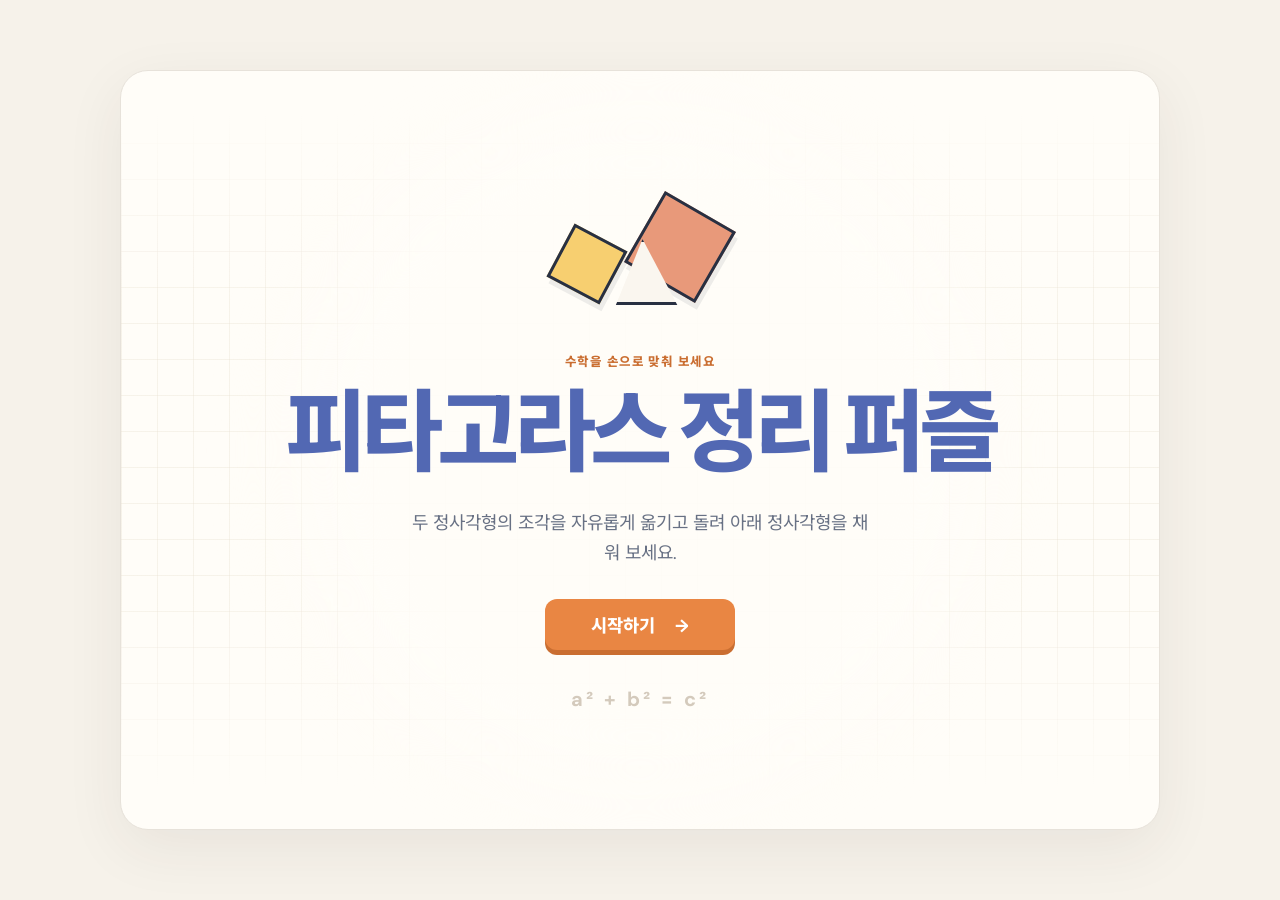
<file: index.html>
<!doctype html>
<html lang="ko">
  <head>
    <meta charset="utf-8" />
    <meta name="viewport" content="width=device-width, initial-scale=1" />
    <meta name="theme-color" content="#f6f2ea" />
    <meta name="description" content="조각을 직접 옮기고 돌려 피타고라스 정리를 완성하는 퍼즐" />
    <title>피타고라스 정리 퍼즐</title>
    <link rel="stylesheet" href="styles.css?v=10" />
    <script src="ebs-levels.js?v=9" defer></script>
    <script src="submission-config.js?v=1" defer></script>
    <script src="script.js?v=13" defer></script>
  </head>
  <body>
    <main class="app-shell">
      <section id="start-screen" class="screen start-screen" aria-labelledby="start-title">
        <div class="intro-art" aria-hidden="true">
          <span class="intro-square intro-square-small"></span>
          <span class="intro-square intro-square-large"></span>
          <span class="intro-triangle"></span>
        </div>
        <p class="eyebrow">수학을 손으로 맞춰 보세요</p>
        <h1 id="start-title">피타고라스 정리 퍼즐</h1>
        <p class="lead">두 정사각형의 조각을 자유롭게 옮기고 돌려 아래 정사각형을 채워 보세요.</p>
        <button id="start-button" class="primary-button" type="button">시작하기 <span aria-hidden="true">→</span></button>
        <p class="formula" aria-label="에이 제곱 더하기 비 제곱은 씨 제곱">a² + b² = c²</p>
      </section>

      <section id="select-screen" class="screen select-screen" aria-labelledby="select-title" hidden>
        <header class="screen-header">
          <button id="select-home" class="icon-button" type="button" aria-label="첫 화면으로">←</button>
          <div><p class="eyebrow">아홉 가지 조각 맞추기</p><h2 id="select-title">퍼즐 선택</h2></div>
          <span class="header-spacer" aria-hidden="true"></span>
        </header>
        <p class="section-note">퍼즐을 골라 조각을 직접 배치해 보세요.</p>
        <div class="level-grid" aria-label="퍼즐 목록">
          <button class="level-card" data-level="0" type="button"><span class="level-art" aria-hidden="true"></span><span class="level-label">퍼즐 01</span></button>
          <button class="level-card" data-level="1" type="button"><span class="level-art" aria-hidden="true"></span><span class="level-label">퍼즐 02</span></button>
          <button class="level-card" data-level="2" type="button"><span class="level-art" aria-hidden="true"></span><span class="level-label">퍼즐 03</span></button>
          <button class="level-card" data-level="3" type="button"><span class="level-art" aria-hidden="true"></span><span class="level-label">퍼즐 04</span></button>
          <button class="level-card" data-level="4" type="button"><span class="level-art" aria-hidden="true"></span><span class="level-label">퍼즐 05</span></button>
          <button class="level-card" data-level="5" type="button"><span class="level-art" aria-hidden="true"></span><span class="level-label">퍼즐 06</span></button>
          <button class="level-card" data-level="6" type="button"><span class="level-art" aria-hidden="true"></span><span class="level-label">퍼즐 07</span></button>
          <button class="level-card" data-level="7" type="button"><span class="level-art" aria-hidden="true"></span><span class="level-label">퍼즐 08</span></button>
          <button class="level-card" data-level="8" type="button"><span class="level-art" aria-hidden="true"></span><span class="level-label">퍼즐 09</span></button>
        </div>
      </section>

      <section id="game-screen" class="screen game-screen" aria-labelledby="game-title" hidden>
        <header class="game-toolbar">
          <div class="toolbar-group"><button id="game-levels" class="icon-button" type="button" aria-label="퍼즐 목록으로">←</button></div>
          <div class="game-heading"><p id="level-number" class="eyebrow">퍼즐 01</p><h2 id="game-title">피타고라스 정리 퍼즐</h2></div>
          <div class="toolbar-group toolbar-right"><span id="timer" class="timer" aria-label="경과 시간">00:00</span><button id="game-reset" class="icon-button" type="button" aria-label="현재 퍼즐 다시 시작">↻</button></div>
        </header>
        <p class="game-instruction">조각을 끌어서 이동하고, 선택한 뒤 아래 버튼으로 회전하거나 좌우 반전하세요.</p>
        <div class="puzzle-wrap"><svg id="puzzle-stage" class="puzzle-stage" viewBox="0 0 520 583" role="img" aria-label="색 조각을 자유롭게 움직여 아래 정사각형을 채우는 퍼즐"></svg></div>
        <div class="piece-controls" aria-label="선택한 조각 조정">
          <span id="selected-piece-label" class="selected-piece-label">조각을 선택하세요</span>
          <button id="rotate-left" class="secondary-button" type="button" disabled>↶ 15°</button>
          <button id="rotate-left-fine" class="secondary-button fine-rotate" type="button" disabled>↶ 1°</button>
          <button id="rotate-right-fine" class="secondary-button fine-rotate" type="button" disabled>1° ↷</button>
          <button id="rotate-right" class="secondary-button" type="button" disabled>15° ↷</button>
          <button id="flip-horizontal" class="secondary-button" type="button" disabled>좌우 반전</button>
        </div>
        <p class="game-footnote">선택한 조각은 방향키로 조금씩 이동할 수 있습니다. 스냅과 자동 완성 판정은 없습니다.</p>
        <button id="submit-button" class="primary-button submit-button" type="button">현재 퍼즐 제출하기</button>
        <p id="game-status" class="sr-only" aria-live="polite"></p>
      </section>
    </main>

    <dialog id="confirm-dialog" class="app-dialog" aria-labelledby="confirm-title">
      <h2 id="confirm-title">이동하시겠습니까?</h2>
      <p id="confirm-copy" class="dialog-copy"></p>
      <div class="dialog-actions"><button id="confirm-cancel" class="secondary-button" type="button">취소</button><button id="confirm-accept" class="primary-button" type="button">이동</button></div>
    </dialog>

    <dialog id="submit-dialog" class="app-dialog" aria-labelledby="submit-title">
      <h2 id="submit-title">퍼즐 제출</h2>
      <p class="dialog-copy">현재 퍼즐 영역을 이미지로 제출합니다. 제출할 때마다 이름을 입력해 주세요.</p>
      <form id="submit-form">
        <label class="field-label" for="student-name">이름을 적어주세요.</label>
        <input id="student-name" type="text" maxlength="40" autocomplete="name" placeholder="예) 김대청" required />
        <p id="submit-file-name" class="field-help"></p><p id="submit-error" class="form-error" role="alert"></p>
        <div class="dialog-actions"><button id="submit-cancel" class="secondary-button" type="button">취소</button><button id="submit-confirm" class="primary-button" type="submit">드라이브에 제출</button></div>
      </form>
    </dialog>

    <dialog id="submitted-dialog" class="app-dialog result-dialog" aria-labelledby="submitted-title">
      <p class="result-symbol" aria-hidden="true">✓</p><h2 id="submitted-title">제출 완료</h2>
      <p id="submitted-copy" class="dialog-copy"></p>
      <div class="dialog-actions"><button id="submitted-close" class="primary-button" type="button">퍼즐로 돌아가기</button></div>
    </dialog>
  </body>
</html>
</file>
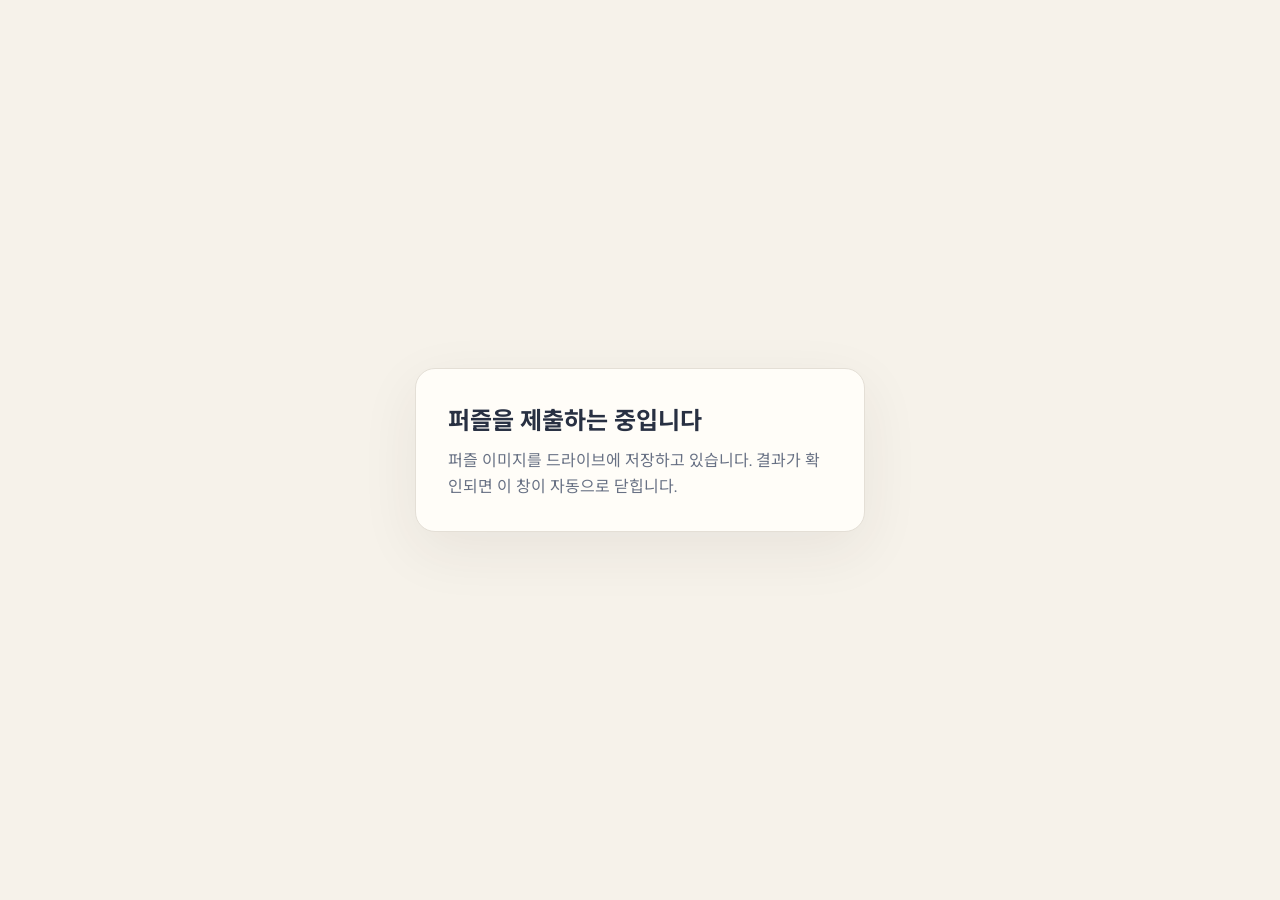
<file: upload-wait.html>
<!doctype html>
<html lang="ko">
  <head>
    <meta charset="utf-8" />
    <meta name="viewport" content="width=device-width, initial-scale=1" />
    <title>퍼즐 제출 중</title>
    <link rel="stylesheet" href="styles.css?v=9" />
  </head>
  <body class="upload-wait-page">
    <main class="upload-wait-card">
      <h1>퍼즐을 제출하는 중입니다</h1>
      <p>퍼즐 이미지를 드라이브에 저장하고 있습니다. 결과가 확인되면 이 창이 자동으로 닫힙니다.</p>
    </main>
  </body>
</html>
</file>
<file: styles.css>
@import url('https://fonts.googleapis.com/css2?family=DM+Sans:wght@400;500;600;700&family=Noto+Sans+KR:wght@400;500;600;700;800&display=swap');

:root {
  color-scheme: light;
  font-family: 'DM Sans', 'Noto Sans KR', sans-serif;
  color: #283042;
  background: #f6f2ea;
  font-synthesis: none;
  --ink: #283042;
  --muted: #687184;
  --orange: #e98643;
  --orange-dark: #ca6e31;
  --blue: #5268b3;
  --paper: #fffdf8;
  --line: #e4dfd6;
}

* { box-sizing: border-box; }

body { margin: 0; min-width: 320px; }
.upload-wait-page { min-height: 100svh; display: grid; place-items: center; padding: 24px; }
.upload-wait-card { max-width: 450px; padding: 32px; border: 1px solid var(--line); border-radius: 20px; background: var(--paper); box-shadow: 0 18px 60px #37302a12; }
.upload-wait-card h1 { margin: 0 0 12px; font-size: 1.5rem; }
.upload-wait-card p { margin: 0; color: var(--muted); line-height: 1.6; }

button, input { font: inherit; }

button { cursor: pointer; }

button:focus-visible, input:focus-visible { outline: 3px solid var(--blue); outline-offset: 3px; }

[hidden] { display: none !important; }

.app-shell { min-height: 100svh; padding: 24px; display: grid; place-items: center; }

.screen {
  width: min(1040px, 100%);
  min-height: min(760px, calc(100svh - 48px));
  background: var(--paper);
  border: 1px solid #e7e2da;
  border-radius: 28px;
  box-shadow: 0 18px 60px #37302a12;
  overflow: hidden;
}

.eyebrow { margin: 0; color: var(--orange-dark); font-size: .78rem; font-weight: 800; letter-spacing: .12em; }

.start-screen { position: relative; display: flex; flex-direction: column; align-items: center; justify-content: center; text-align: center; padding: 54px 24px; isolation: isolate; }

.start-screen::before {
  content: '';
  position: absolute;
  inset: 0;
  z-index: -2;
  background-image: linear-gradient(#e8e1d35e 1px, transparent 1px), linear-gradient(90deg, #e8e1d35e 1px, transparent 1px);
  background-size: 36px 36px;
  mask-image: linear-gradient(transparent 5%, #000 30%, #000 70%, transparent 95%);
}

.start-screen::after { content: ''; position: absolute; z-index: -1; width: min(680px, 80%); aspect-ratio: 1; border-radius: 50%; background: #fffdf8de; filter: blur(40px); }

.intro-art { position: relative; width: 192px; height: 132px; margin-bottom: 32px; }
.intro-square { position: absolute; display: block; border: 3px solid var(--ink); box-shadow: 5px 5px 0 #28304215; }
.intro-square-small { width: 60px; height: 60px; left: 13px; top: 46px; background: #f7cf70; transform: rotate(28deg); }
.intro-square-large { width: 82px; height: 82px; right: 15px; top: 18px; background: #e8997a; transform: rotate(30deg); }
.intro-triangle { position: absolute; left: 63px; top: 51px; width: 74px; height: 66px; background: #faf6ef; border: 3px solid var(--ink); clip-path: polygon(12% 100%, 95% 100%, 48% 0); }

.start-screen h1 { margin: 12px 0 0; color: var(--blue); font-size: clamp(3.1rem, 7vw, 5.6rem); line-height: 1.16; letter-spacing: -.065em; font-weight: 800; }
.lead { max-width: 460px; color: var(--muted); font-size: clamp(.98rem, 2vw, 1.12rem); line-height: 1.7; margin: 22px 0 30px; }
.formula { margin: 36px 0 0; color: #d4cabc; font-size: 1.25rem; font-weight: 700; letter-spacing: .15em; }

.primary-button, .secondary-button { border-radius: 12px; padding: 12px 23px; border: 1px solid transparent; min-height: 48px; font-weight: 800; transition: transform .15s, background .15s, box-shadow .15s; }
.primary-button { color: white; background: var(--orange); box-shadow: 0 5px 0 var(--orange-dark); }
.primary-button:hover { background: #ed9252; transform: translateY(-2px); }
.primary-button:active { transform: translateY(3px); box-shadow: 0 2px 0 var(--orange-dark); }
.secondary-button { color: var(--ink); background: #f2eee7; border-color: #e6ded3; }
.secondary-button:hover { background: #eae5dc; }
.start-screen .primary-button { min-width: 190px; font-size: 1.1rem; }
.start-screen .primary-button span { margin-left: 16px; }
.piece-controls { display: flex; align-items: center; justify-content: center; flex-wrap: wrap; gap: 8px; padding: 0 16px; }
.selected-piece-label { min-width: 115px; color: var(--blue); font-weight: 800; text-align: center; }
.piece-controls button { min-height: 42px; padding: 8px 14px; }
.piece-controls button:disabled, .submit-button:disabled { cursor: not-allowed; opacity: .45; box-shadow: none; transform: none; }
.source-piece.is-selected > path { filter: drop-shadow(0 3px 5px #5268b388); }
.rotation-ui circle { cursor: alias; }
.submit-button { align-self: center; margin-top: 16px; }
.game-footnote { margin-top: 12px; }
.form-error { min-height: 1.3em; margin: 0; color: #b83b3b; font-size: .88rem; }

.select-screen { padding: 36px 50px 52px; }
.screen-header { display: grid; grid-template-columns: 48px 1fr 48px; align-items: center; gap: 18px; text-align: center; }
.screen-header h2 { margin: 3px 0 0; font-size: clamp(1.8rem, 4vw, 2.6rem); letter-spacing: -.06em; }
.section-note { text-align: center; color: var(--muted); margin: 16px 0 30px; }
.icon-button { display: inline-grid; place-items: center; width: 48px; height: 48px; border: 1px solid #edcaa9; border-radius: 12px; background: #fff6ea; color: var(--orange-dark); font-size: 1.65rem; font-weight: 700; line-height: 1; box-shadow: 0 3px 0 #f1dbc6; }
.icon-button:hover { background: #ffe8d0; }
.level-grid { display: grid; grid-template-columns: repeat(3, minmax(0, 1fr)); gap: 18px; }
.level-card { min-width: 0; padding: 12px 12px 15px; border: 1px solid var(--line); border-radius: 18px; background: #fff; color: var(--ink); box-shadow: 0 5px 0 #eae4da; transition: transform .18s, box-shadow .18s, border-color .18s; }
.level-card:hover { transform: translateY(-4px); border-color: var(--orange); box-shadow: 0 9px 0 #f0ded0; }
.level-card:active { transform: translateY(2px); box-shadow: 0 2px 0 #eae4da; }
.level-art { display: block; width: 100%; aspect-ratio: 2 / 1; border-radius: 11px; background: #faf9f5; overflow: hidden; }
.level-art svg { display: block; width: 100%; height: 100%; }
.level-label { display: block; margin-top: 11px; text-align: center; font-size: .95rem; font-weight: 800; }

.game-screen { display: flex; flex-direction: column; padding: 0 0 24px; }
.game-toolbar { display: grid; grid-template-columns: 1fr 1.3fr 1fr; align-items: center; gap: 12px; padding: 15px 22px; background: #f4c27a; border-bottom: 1px solid #e7af64; }
.toolbar-group { display: flex; align-items: center; gap: 9px; }
.toolbar-right { justify-content: flex-end; }
.game-toolbar .icon-button { width: 43px; height: 43px; background: #fff9ed; border-color: #f3dfbb; box-shadow: 0 2px 0 #d69855; font-size: 1.45rem; }
.game-heading { text-align: center; }
.game-heading .eyebrow { color: #855527; font-size: .7rem; }
.game-heading h2 { margin: 0; font-size: clamp(.9rem, 1.9vw, 1.2rem); letter-spacing: -.04em; }
.timer { display: inline-grid; place-items: center; min-width: 77px; min-height: 42px; padding: 0 8px; color: #845028; background: #fff9ed; border: 1px solid #f3dfbb; border-radius: 10px; font-weight: 800; font-variant-numeric: tabular-nums; }
.game-instruction, .game-footnote { text-align: center; color: var(--muted); line-height: 1.5; font-size: .91rem; }
.game-instruction { margin: 18px 16px 0; }
.game-footnote { margin: 8px 16px 0; font-size: .78rem; }
.puzzle-wrap { display: flex; justify-content: center; width: 100%; margin: auto; padding: 5px 22px 0; }
.puzzle-stage { display: block; width: 100%; height: auto; max-width: min(615px, 56svh); touch-action: none; user-select: none; -webkit-user-select: none; }
.source-piece { cursor: grab; filter: drop-shadow(0 2px 1px #39342e2b); }
.source-piece:active, .source-piece.is-dragging { cursor: grabbing; filter: drop-shadow(0 10px 7px #39342e4a); }

.app-dialog { width: min(430px, calc(100% - 28px)); max-height: calc(100svh - 28px); overflow: auto; padding: 30px; border: 1px solid var(--line); border-radius: 20px; box-shadow: 0 24px 70px #20202a3d; color: var(--ink); background: var(--paper); }
.app-dialog::backdrop { background: #1d26317a; backdrop-filter: blur(3px); }
.app-dialog h2 { margin: 5px 0 10px; letter-spacing: -.05em; font-size: 1.65rem; }
.dialog-copy { color: var(--muted); line-height: 1.6; margin: 0 0 20px; }
.field-label { display: block; font-weight: 700; margin-bottom: 7px; }
.app-dialog input { width: 100%; padding: 12px 14px; border: 1px solid #d8d2c9; border-radius: 10px; background: #fff; color: var(--ink); }
.field-help { margin: 8px 0 0; color: var(--muted); font-size: .78rem; }
.dialog-actions { display: flex; justify-content: flex-end; gap: 10px; margin-top: 25px; }
.dialog-actions button { flex: 1; }
.result-dialog { text-align: center; }
.result-symbol { display: inline-grid; place-items: center; width: 58px; height: 58px; margin: 0 0 12px; border-radius: 50%; background: #dff2e3; color: #31844e; font-size: 2rem; font-weight: 800; }
.result-equation { margin: 8px 0; color: var(--blue); font-size: 1.4rem; font-weight: 800; }

.sr-only { position: absolute; width: 1px; height: 1px; padding: 0; margin: -1px; overflow: hidden; clip: rect(0, 0, 0, 0); white-space: nowrap; border: 0; }

@media (max-width: 700px) {
  .app-shell { display: block; padding: 0; }
  .screen { width: 100%; min-height: 100svh; border: 0; border-radius: 0; box-shadow: none; }
  .select-screen { padding: 24px 14px 36px; }
  .level-grid { gap: 8px; }
  .level-card { padding: 5px 5px 9px; border-radius: 12px; box-shadow: 0 3px 0 #eae4da; }
  .level-art { aspect-ratio: 1.15 / 1; }
  .level-label { margin-top: 7px; font-size: .75rem; }
  .section-note { margin: 13px 0 22px; font-size: .86rem; }
  .game-toolbar { grid-template-columns: auto 1fr auto; padding: 10px 9px; gap: 5px; }
  .toolbar-group { gap: 5px; }
  .game-toolbar .icon-button { width: 35px; height: 35px; border-radius: 8px; font-size: 1.16rem; }
  .game-heading h2 { display: none; }
  .game-heading .eyebrow { font-size: .75rem; }
  .timer { min-width: 58px; min-height: 35px; padding: 0 5px; font-size: .78rem; }
  .game-instruction { font-size: .82rem; margin-top: 13px; }
  .puzzle-wrap { width: 100%; padding: 0 5px; }
  .puzzle-stage { max-width: none; }
  .game-footnote { margin-top: 0; }
  .piece-controls { gap: 5px; padding: 8px; }
  .selected-piece-label { width: 100%; }
  .piece-controls button { flex: 1; padding: 7px 5px; font-size: .83rem; }
  .submit-button { margin-bottom: 8px; }
}

@media (max-width: 390px) {
  .screen-header { grid-template-columns: 42px 1fr 42px; }
  .screen-header .icon-button { width: 42px; height: 42px; }
  .level-label { font-size: .7rem; }
}

@media (prefers-reduced-motion: reduce) {
  *, *::before, *::after { scroll-behavior: auto !important; transition-duration: .01ms !important; animation-duration: .01ms !important; }
}
</file>
